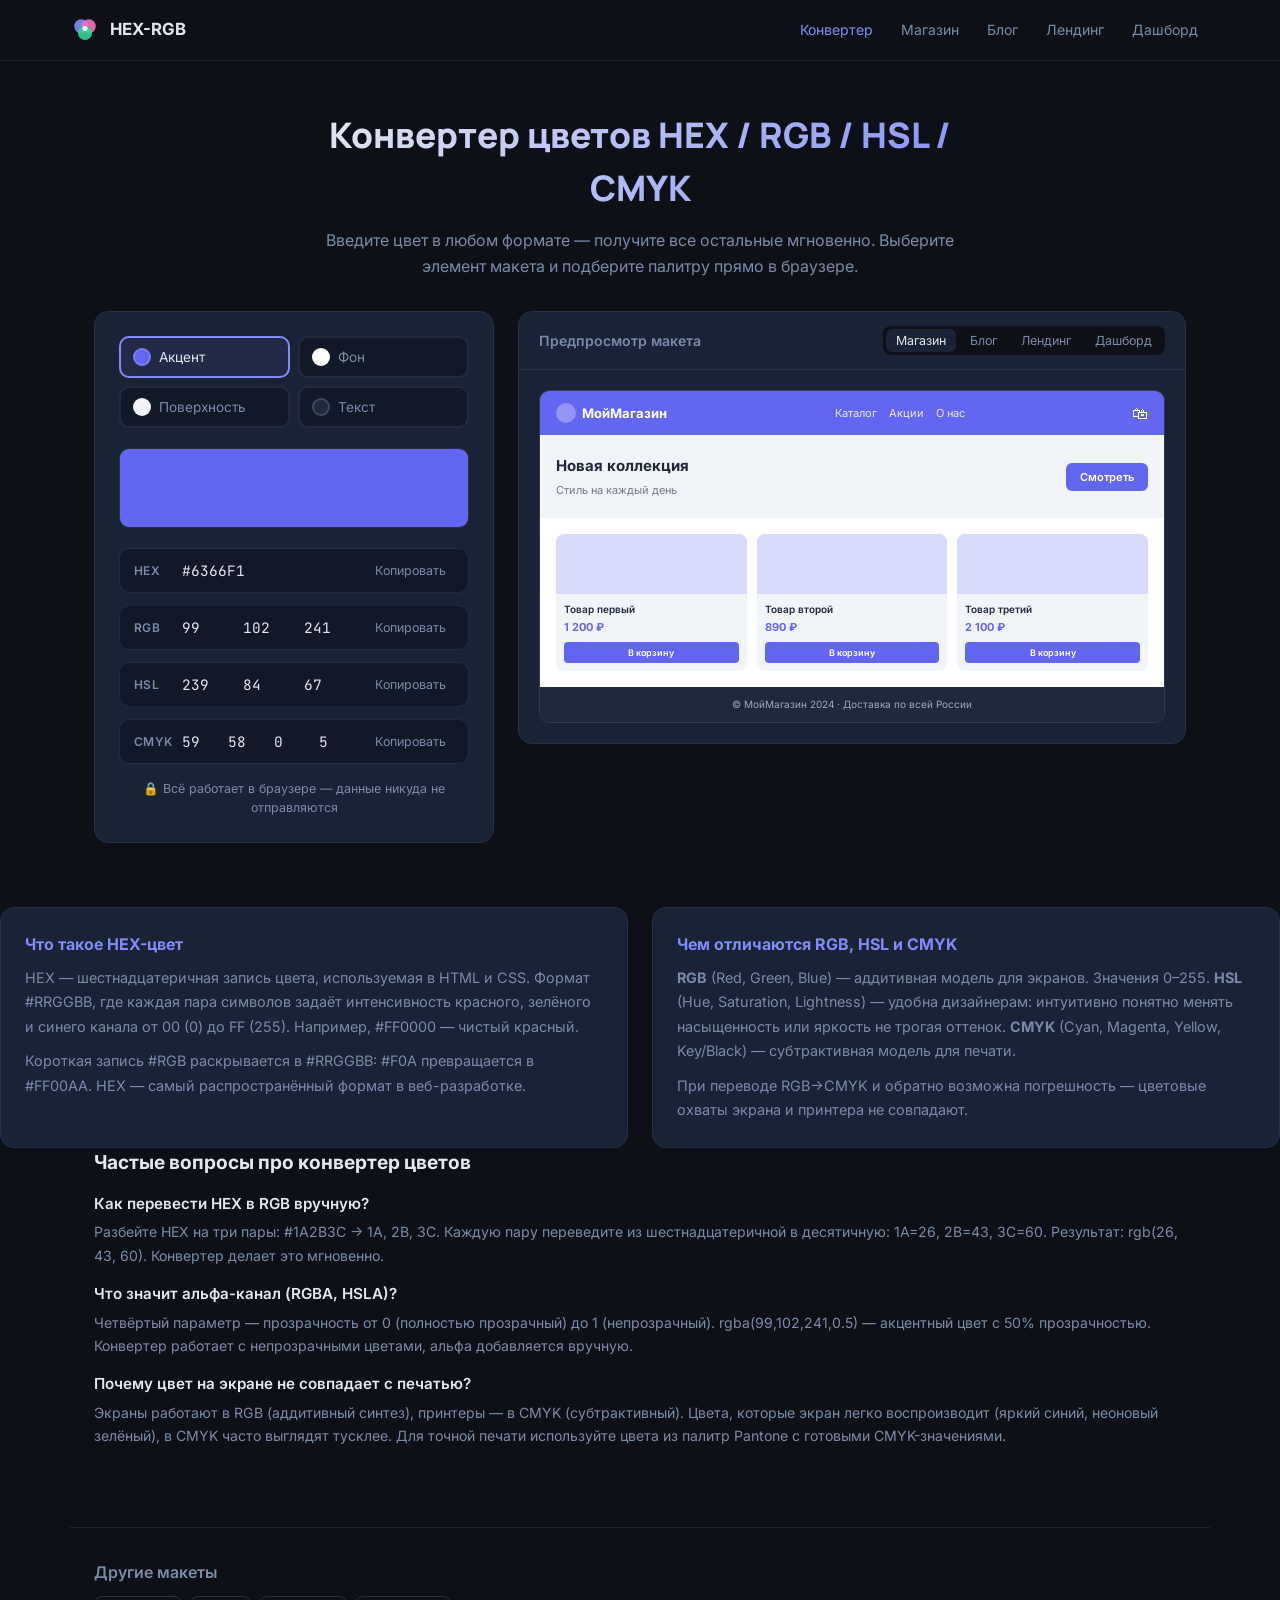
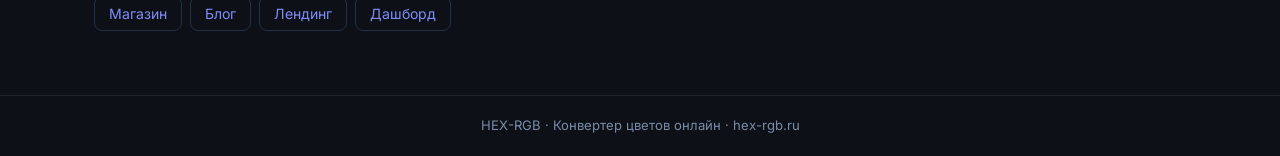
<file: index.html>
<!doctype html>
<html lang="ru">
<head>
<meta charset="UTF-8">
<meta name="viewport" content="width=device-width, initial-scale=1.0">
<title>Конвертер цветов HEX RGB HSL CMYK онлайн — hex-rgb.ru</title>
<meta name="description" content="Бесплатный конвертер цветов: переводите HEX в RGB, HSL и CMYK онлайн. Живой макет показывает как цвет выглядит на реальном сайте.">
<link rel="canonical" href="https://hex-rgb.ru/">
<meta property="og:type" content="website">
<meta property="og:title" content="Конвертер цветов HEX RGB HSL CMYK онлайн — hex-rgb.ru">
<meta property="og:description" content="Бесплатный конвертер цветов: переводите HEX в RGB, HSL и CMYK онлайн. Живой макет показывает как цвет выглядит на реальном сайте.">
<meta property="og:url" content="https://hex-rgb.ru/">
<link rel="icon" type="image/svg+xml" href="./favicon.svg">
<link rel="preconnect" href="https://fonts.googleapis.com">
<link rel="preconnect" href="https://fonts.gstatic.com" crossorigin>
<link href="https://fonts.googleapis.com/css2?family=Inter:wght@400;500;600;700&family=JetBrains+Mono:wght@500&family=Manrope:wght@700;800&display=swap" rel="stylesheet">
<link rel="stylesheet" href="./assets/style.css">
<script>
window.PAGE_CONFIG = {mockupType: "shop", defaultColors: {"accent": "#6366f1", "bg": "#ffffff", "surface": "#f1f5f9", "text": "#1e293b"}};
</script>
</head>
<body>
<script type="text/javascript">
    (function(m,e,t,r,i,k,a){
        m[i]=m[i]||function(){(m[i].a=m[i].a||[]).push(arguments)};
        m[i].l=1*new Date();
        for (var j = 0; j < document.scripts.length; j++) {if (document.scripts[j].src === r) { return; }}
        k=e.createElement(t),a=e.getElementsByTagName(t)[0],k.async=1,k.src=r,a.parentNode.insertBefore(k,a)
    })(window, document,'script','https://mc.yandex.ru/metrika/tag.js?id=111964818', 'ym');

    ym(111964818, 'init', {ssr:true, webvisor:true, clickmap:true, ecommerce:"dataLayer", referrer: document.referrer, url: location.href, accurateTrackBounce:true, trackLinks:true});
</script>
<noscript><div><img src="https://mc.yandex.ru/watch/111964818" style="position:absolute; left:-9999px;" alt="" /></div></noscript>

<header class="site-header">
  <div class="inner">
    <a href="./index.html" class="brand">
      <img src="./favicon.svg" alt="HEX-RGB">
      <span>HEX-RGB</span>
    </a>
    <nav class="site-nav">
      <a href="./index.html" class="active">Конвертер</a>
      <a href="./shablon-magazin.html">Магазин</a>
      <a href="./shablon-blog.html">Блог</a>
      <a href="./shablon-lending.html">Лендинг</a>
      <a href="./shablon-dashboard.html">Дашборд</a>
    </nav>
  </div>
</header>

<div class="hero">
  <h1>Конвертер цветов HEX / RGB / HSL / CMYK</h1>
  <p>Введите цвет в любом формате — получите все остальные мгновенно. Выберите элемент макета и подберите палитру прямо в браузере.</p>
</div>

    <div class="tool-wrap">
      <div class="converter">
        <div class="roles">
          <button class="role-btn active" data-role="accent"><span class="role-dot"></span>Акцент</button>
          <button class="role-btn" data-role="bg"><span class="role-dot"></span>Фон</button>
          <button class="role-btn" data-role="surface"><span class="role-dot"></span>Поверхность</button>
          <button class="role-btn" data-role="text"><span class="role-dot"></span>Текст</button>
        </div>

        <div class="swatch-wrap">
          <div class="swatch">
            <div class="swatch-checkers"></div>
            <div class="swatch-color"></div>
          </div>
        </div>

        <div class="formats">
          <div class="fmt-row">
            <span class="fmt-label">HEX</span>
            <div class="fmt-inputs"><input id="inp-hex" type="text" placeholder="#6366F1" maxlength="7"></div>
            <button class="copy-btn" id="copy-hex">Копировать</button>
          </div>
          <div class="fmt-row">
            <span class="fmt-label">RGB</span>
            <div class="fmt-inputs">
              <input id="inp-r" type="number" min="0" max="255" placeholder="R">
              <input id="inp-g" type="number" min="0" max="255" placeholder="G">
              <input id="inp-b" type="number" min="0" max="255" placeholder="B">
            </div>
            <button class="copy-btn" id="copy-rgb">Копировать</button>
          </div>
          <div class="fmt-row">
            <span class="fmt-label">HSL</span>
            <div class="fmt-inputs">
              <input id="inp-h" type="number" min="0" max="360" placeholder="H">
              <input id="inp-s" type="number" min="0" max="100" placeholder="S%">
              <input id="inp-l" type="number" min="0" max="100" placeholder="L%">
            </div>
            <button class="copy-btn" id="copy-hsl">Копировать</button>
          </div>
          <div class="fmt-row">
            <span class="fmt-label">CMYK</span>
            <div class="fmt-inputs">
              <input id="inp-c" type="number" min="0" max="100" placeholder="C%">
              <input id="inp-m" type="number" min="0" max="100" placeholder="M%">
              <input id="inp-y" type="number" min="0" max="100" placeholder="Y%">
              <input id="inp-k" type="number" min="0" max="100" placeholder="K%">
            </div>
            <button class="copy-btn" id="copy-cmyk">Копировать</button>
          </div>
        </div>
        <p class="privacy">🔒 Всё работает в браузере — данные никуда не отправляются</p>
      </div>

      <div class="mockup-panel">
        <div class="mockup-header">
          <span class="mockup-title">Предпросмотр макета</span>
          <div class="mockup-tabs">
            <button class="mock-tab active" data-mock="shop">Магазин</button>
            <button class="mock-tab " data-mock="blog">Блог</button>
            <button class="mock-tab " data-mock="landing">Лендинг</button>
            <button class="mock-tab " data-mock="dashboard">Дашборд</button>
          </div>
        </div>
        <div class="mockup-body">
          <div class="mockup"></div>
        </div>
      </div>
    </div>

<div class="article-grid">
  <div class="article-card">
    <h2>Что такое HEX-цвет</h2>
    <p>HEX — шестнадцатеричная запись цвета, используемая в HTML и CSS. Формат #RRGGBB,
    где каждая пара символов задаёт интенсивность красного, зелёного и синего канала
    от 00 (0) до FF (255). Например, #FF0000 — чистый красный.</p>
    <p>Короткая запись #RGB раскрывается в #RRGGBB: #F0A превращается в #FF00AA.
    HEX — самый распространённый формат в веб-разработке.</p>
  </div>
  <div class="article-card">
    <h2>Чем отличаются RGB, HSL и CMYK</h2>
    <p><strong>RGB</strong> (Red, Green, Blue) — аддитивная модель для экранов. Значения 0–255.
    <strong>HSL</strong> (Hue, Saturation, Lightness) — удобна дизайнерам: интуитивно
    понятно менять насыщенность или яркость не трогая оттенок.
    <strong>CMYK</strong> (Cyan, Magenta, Yellow, Key/Black) — субтрактивная модель для печати.</p>
    <p>При переводе RGB→CMYK и обратно возможна погрешность — цветовые охваты экрана
    и принтера не совпадают.</p>
  </div>
</div>

<div class="faq-wrap">
  <h2>Частые вопросы про конвертер цветов</h2>
  <div class="faq-item"><h3>Как перевести HEX в RGB вручную?</h3>
  <p>Разбейте HEX на три пары: #1A2B3C → 1A, 2B, 3C. Каждую пару переведите из шестнадцатеричной в десятичную: 1A=26, 2B=43, 3C=60. Результат: rgb(26, 43, 60). Конвертер делает это мгновенно.</p></div>
  <div class="faq-item"><h3>Что значит альфа-канал (RGBA, HSLA)?</h3>
  <p>Четвёртый параметр — прозрачность от 0 (полностью прозрачный) до 1 (непрозрачный). rgba(99,102,241,0.5) — акцентный цвет с 50% прозрачностью. Конвертер работает с непрозрачными цветами, альфа добавляется вручную.</p></div>
  <div class="faq-item"><h3>Почему цвет на экране не совпадает с печатью?</h3>
  <p>Экраны работают в RGB (аддитивный синтез), принтеры — в CMYK (субтрактивный). Цвета, которые экран легко воспроизводит (яркий синий, неоновый зелёный), в CMYK часто выглядят тусклее. Для точной печати используйте цвета из палитр Pantone с готовыми CMYK-значениями.</p></div>
</div>

<div class="related-wrap">
  <h2>Другие макеты</h2>
  <div class="related-links">
    <a href="./shablon-magazin.html">Магазин</a>
    <a href="./shablon-blog.html">Блог</a>
    <a href="./shablon-lending.html">Лендинг</a>
    <a href="./shablon-dashboard.html">Дашборд</a>
  </div>
</div>

<footer class="site-footer">
  HEX-RGB · Конвертер цветов онлайн · hex-rgb.ru
</footer>

<script src="./assets/tool.js"></script>
</body>
</html>
</file>
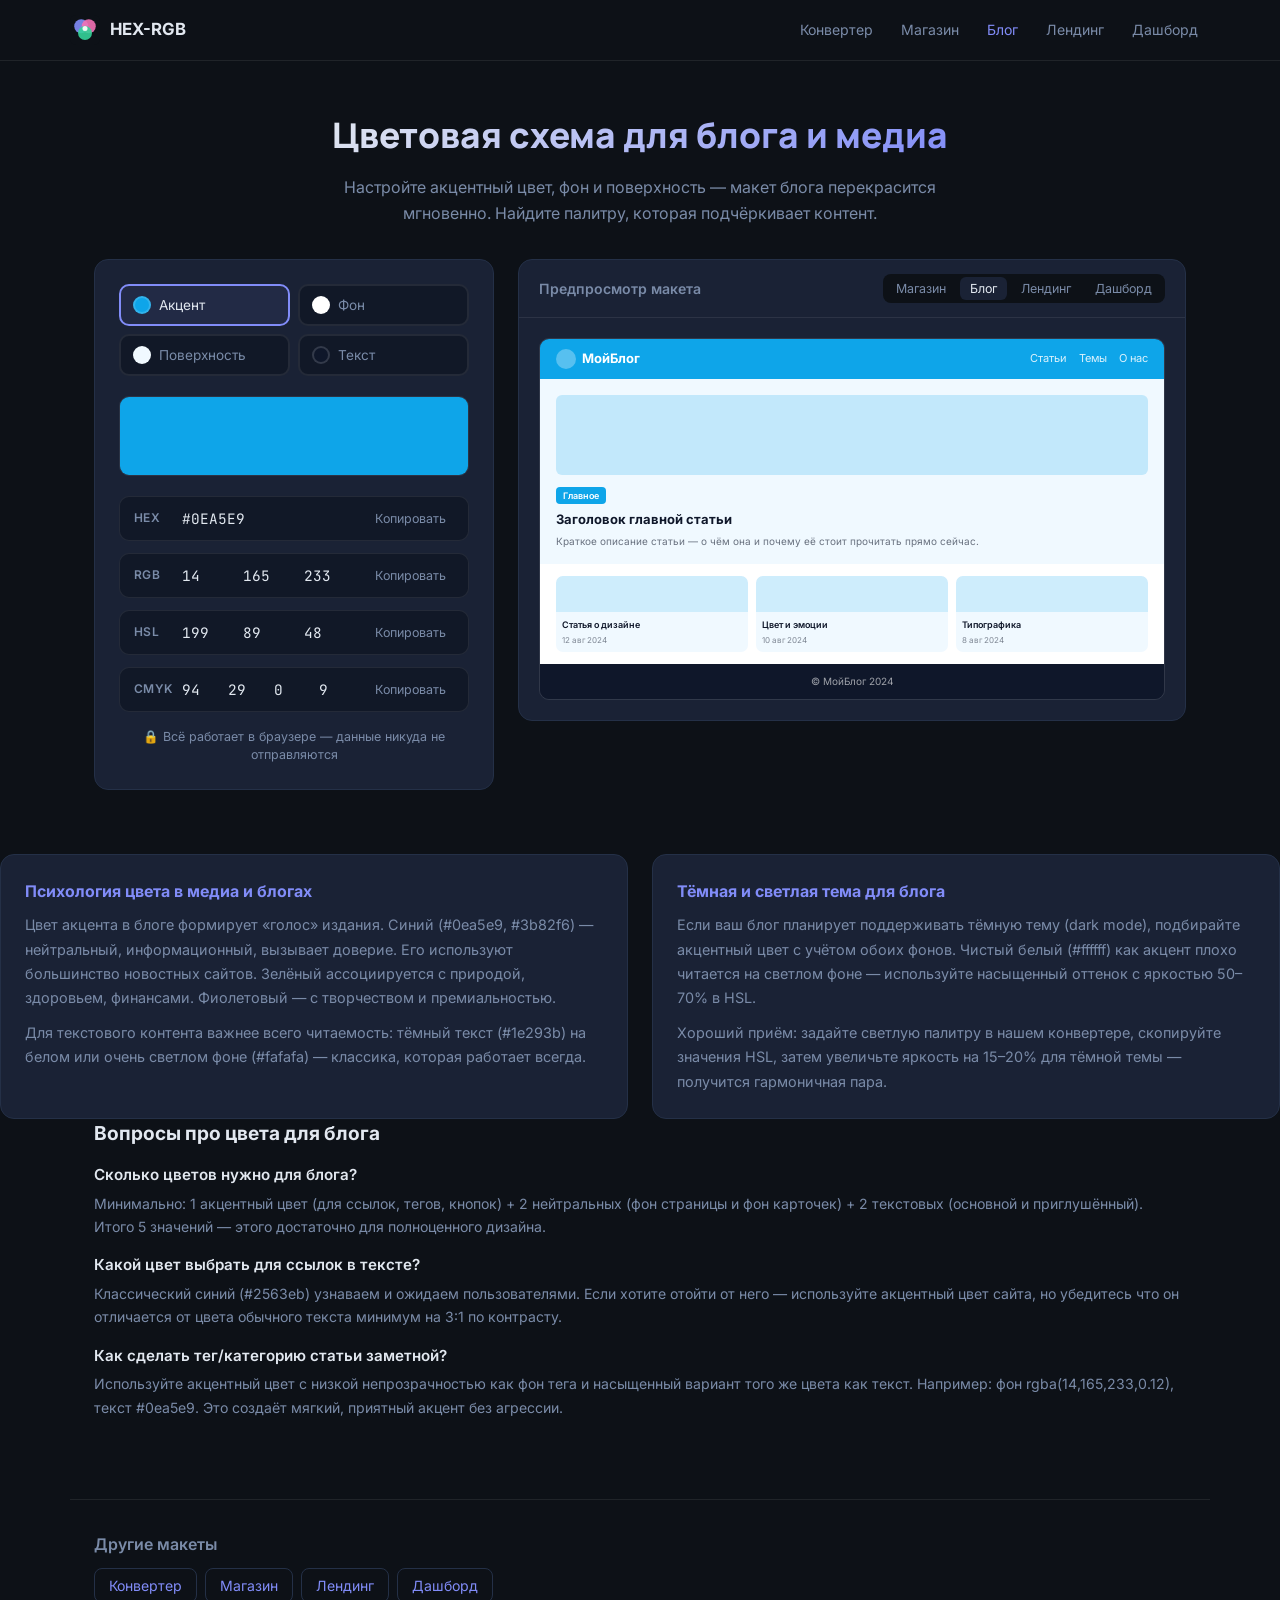
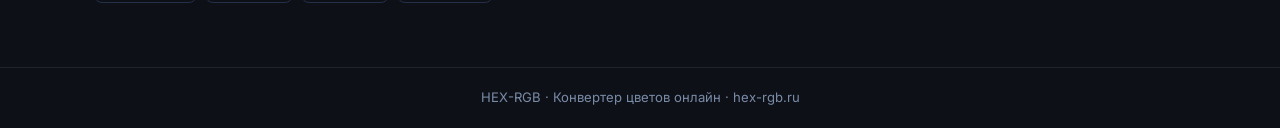
<file: shablon-blog.html>
<!doctype html>
<html lang="ru">
<head>
<meta charset="UTF-8">
<meta name="viewport" content="width=device-width, initial-scale=1.0">
<title>Цветовая схема для блога и медиа — подбор палитры онлайн | hex-rgb.ru</title>
<meta name="description" content="Подберите цвета для блога, медиа или новостного сайта. Живой макет с карточками статей покажет как выглядит ваша палитра.">
<link rel="canonical" href="https://hex-rgb.ru/shablon-blog.html">
<meta property="og:type" content="website">
<meta property="og:title" content="Цветовая схема для блога и медиа — подбор палитры онлайн | hex-rgb.ru">
<meta property="og:description" content="Подберите цвета для блога, медиа или новостного сайта. Живой макет с карточками статей покажет как выглядит ваша палитра.">
<meta property="og:url" content="https://hex-rgb.ru/shablon-blog.html">
<link rel="icon" type="image/svg+xml" href="./favicon.svg">
<link rel="preconnect" href="https://fonts.googleapis.com">
<link rel="preconnect" href="https://fonts.gstatic.com" crossorigin>
<link href="https://fonts.googleapis.com/css2?family=Inter:wght@400;500;600;700&family=JetBrains+Mono:wght@500&family=Manrope:wght@700;800&display=swap" rel="stylesheet">
<link rel="stylesheet" href="./assets/style.css">
<script>
window.PAGE_CONFIG = {mockupType: "blog", defaultColors: {"accent": "#0ea5e9", "bg": "#ffffff", "surface": "#f0f9ff", "text": "#0f172a"}};
</script>
</head>
<body>
<script type="text/javascript">
    (function(m,e,t,r,i,k,a){
        m[i]=m[i]||function(){(m[i].a=m[i].a||[]).push(arguments)};
        m[i].l=1*new Date();
        for (var j = 0; j < document.scripts.length; j++) {if (document.scripts[j].src === r) { return; }}
        k=e.createElement(t),a=e.getElementsByTagName(t)[0],k.async=1,k.src=r,a.parentNode.insertBefore(k,a)
    })(window, document,'script','https://mc.yandex.ru/metrika/tag.js?id=111964818', 'ym');

    ym(111964818, 'init', {ssr:true, webvisor:true, clickmap:true, ecommerce:"dataLayer", referrer: document.referrer, url: location.href, accurateTrackBounce:true, trackLinks:true});
</script>
<noscript><div><img src="https://mc.yandex.ru/watch/111964818" style="position:absolute; left:-9999px;" alt="" /></div></noscript>

<header class="site-header">
  <div class="inner">
    <a href="./index.html" class="brand">
      <img src="./favicon.svg" alt="HEX-RGB">
      <span>HEX-RGB</span>
    </a>
    <nav class="site-nav">
      <a href="./index.html">Конвертер</a>
      <a href="./shablon-magazin.html">Магазин</a>
      <a href="./shablon-blog.html" class="active">Блог</a>
      <a href="./shablon-lending.html">Лендинг</a>
      <a href="./shablon-dashboard.html">Дашборд</a>
    </nav>
  </div>
</header>

<div class="hero">
  <h1>Цветовая схема для блога и медиа</h1>
  <p>Настройте акцентный цвет, фон и поверхность — макет блога перекрасится мгновенно. Найдите палитру, которая подчёркивает контент.</p>
</div>

    <div class="tool-wrap">
      <div class="converter">
        <div class="roles">
          <button class="role-btn active" data-role="accent"><span class="role-dot"></span>Акцент</button>
          <button class="role-btn" data-role="bg"><span class="role-dot"></span>Фон</button>
          <button class="role-btn" data-role="surface"><span class="role-dot"></span>Поверхность</button>
          <button class="role-btn" data-role="text"><span class="role-dot"></span>Текст</button>
        </div>

        <div class="swatch-wrap">
          <div class="swatch">
            <div class="swatch-checkers"></div>
            <div class="swatch-color"></div>
          </div>
        </div>

        <div class="formats">
          <div class="fmt-row">
            <span class="fmt-label">HEX</span>
            <div class="fmt-inputs"><input id="inp-hex" type="text" placeholder="#6366F1" maxlength="7"></div>
            <button class="copy-btn" id="copy-hex">Копировать</button>
          </div>
          <div class="fmt-row">
            <span class="fmt-label">RGB</span>
            <div class="fmt-inputs">
              <input id="inp-r" type="number" min="0" max="255" placeholder="R">
              <input id="inp-g" type="number" min="0" max="255" placeholder="G">
              <input id="inp-b" type="number" min="0" max="255" placeholder="B">
            </div>
            <button class="copy-btn" id="copy-rgb">Копировать</button>
          </div>
          <div class="fmt-row">
            <span class="fmt-label">HSL</span>
            <div class="fmt-inputs">
              <input id="inp-h" type="number" min="0" max="360" placeholder="H">
              <input id="inp-s" type="number" min="0" max="100" placeholder="S%">
              <input id="inp-l" type="number" min="0" max="100" placeholder="L%">
            </div>
            <button class="copy-btn" id="copy-hsl">Копировать</button>
          </div>
          <div class="fmt-row">
            <span class="fmt-label">CMYK</span>
            <div class="fmt-inputs">
              <input id="inp-c" type="number" min="0" max="100" placeholder="C%">
              <input id="inp-m" type="number" min="0" max="100" placeholder="M%">
              <input id="inp-y" type="number" min="0" max="100" placeholder="Y%">
              <input id="inp-k" type="number" min="0" max="100" placeholder="K%">
            </div>
            <button class="copy-btn" id="copy-cmyk">Копировать</button>
          </div>
        </div>
        <p class="privacy">🔒 Всё работает в браузере — данные никуда не отправляются</p>
      </div>

      <div class="mockup-panel">
        <div class="mockup-header">
          <span class="mockup-title">Предпросмотр макета</span>
          <div class="mockup-tabs">
            <button class="mock-tab " data-mock="shop">Магазин</button>
            <button class="mock-tab active" data-mock="blog">Блог</button>
            <button class="mock-tab " data-mock="landing">Лендинг</button>
            <button class="mock-tab " data-mock="dashboard">Дашборд</button>
          </div>
        </div>
        <div class="mockup-body">
          <div class="mockup"></div>
        </div>
      </div>
    </div>

<div class="article-grid">
  <div class="article-card">
    <h2>Психология цвета в медиа и блогах</h2>
    <p>Цвет акцента в блоге формирует «голос» издания. Синий (#0ea5e9, #3b82f6) —
    нейтральный, информационный, вызывает доверие. Его используют большинство
    новостных сайтов. Зелёный ассоциируется с природой, здоровьем, финансами.
    Фиолетовый — с творчеством и премиальностью.</p>
    <p>Для текстового контента важнее всего читаемость: тёмный текст (#1e293b)
    на белом или очень светлом фоне (#fafafa) — классика, которая работает всегда.</p>
  </div>
  <div class="article-card">
    <h2>Тёмная и светлая тема для блога</h2>
    <p>Если ваш блог планирует поддерживать тёмную тему (dark mode), подбирайте
    акцентный цвет с учётом обоих фонов. Чистый белый (#ffffff) как акцент плохо
    читается на светлом фоне — используйте насыщенный оттенок с яркостью 50–70%
    в HSL.</p>
    <p>Хороший приём: задайте светлую палитру в нашем конвертере, скопируйте
    значения HSL, затем увеличьте яркость на 15–20% для тёмной темы —
    получится гармоничная пара.</p>
  </div>
</div>

<div class="faq-wrap">
  <h2>Вопросы про цвета для блога</h2>
  <div class="faq-item"><h3>Сколько цветов нужно для блога?</h3>
  <p>Минимально: 1 акцентный цвет (для ссылок, тегов, кнопок) + 2 нейтральных (фон страницы и фон карточек) + 2 текстовых (основной и приглушённый). Итого 5 значений — этого достаточно для полноценного дизайна.</p></div>
  <div class="faq-item"><h3>Какой цвет выбрать для ссылок в тексте?</h3>
  <p>Классический синий (#2563eb) узнаваем и ожидаем пользователями. Если хотите отойти от него — используйте акцентный цвет сайта, но убедитесь что он отличается от цвета обычного текста минимум на 3:1 по контрасту.</p></div>
  <div class="faq-item"><h3>Как сделать тег/категорию статьи заметной?</h3>
  <p>Используйте акцентный цвет с низкой непрозрачностью как фон тега и насыщенный вариант того же цвета как текст. Например: фон rgba(14,165,233,0.12), текст #0ea5e9. Это создаёт мягкий, приятный акцент без агрессии.</p></div>
</div>

<div class="related-wrap">
  <h2>Другие макеты</h2>
  <div class="related-links">
    <a href="./index.html">Конвертер</a>
    <a href="./shablon-magazin.html">Магазин</a>
    <a href="./shablon-lending.html">Лендинг</a>
    <a href="./shablon-dashboard.html">Дашборд</a>
  </div>
</div>

<footer class="site-footer">
  HEX-RGB · Конвертер цветов онлайн · hex-rgb.ru
</footer>

<script src="./assets/tool.js"></script>
</body>
</html>
</file>
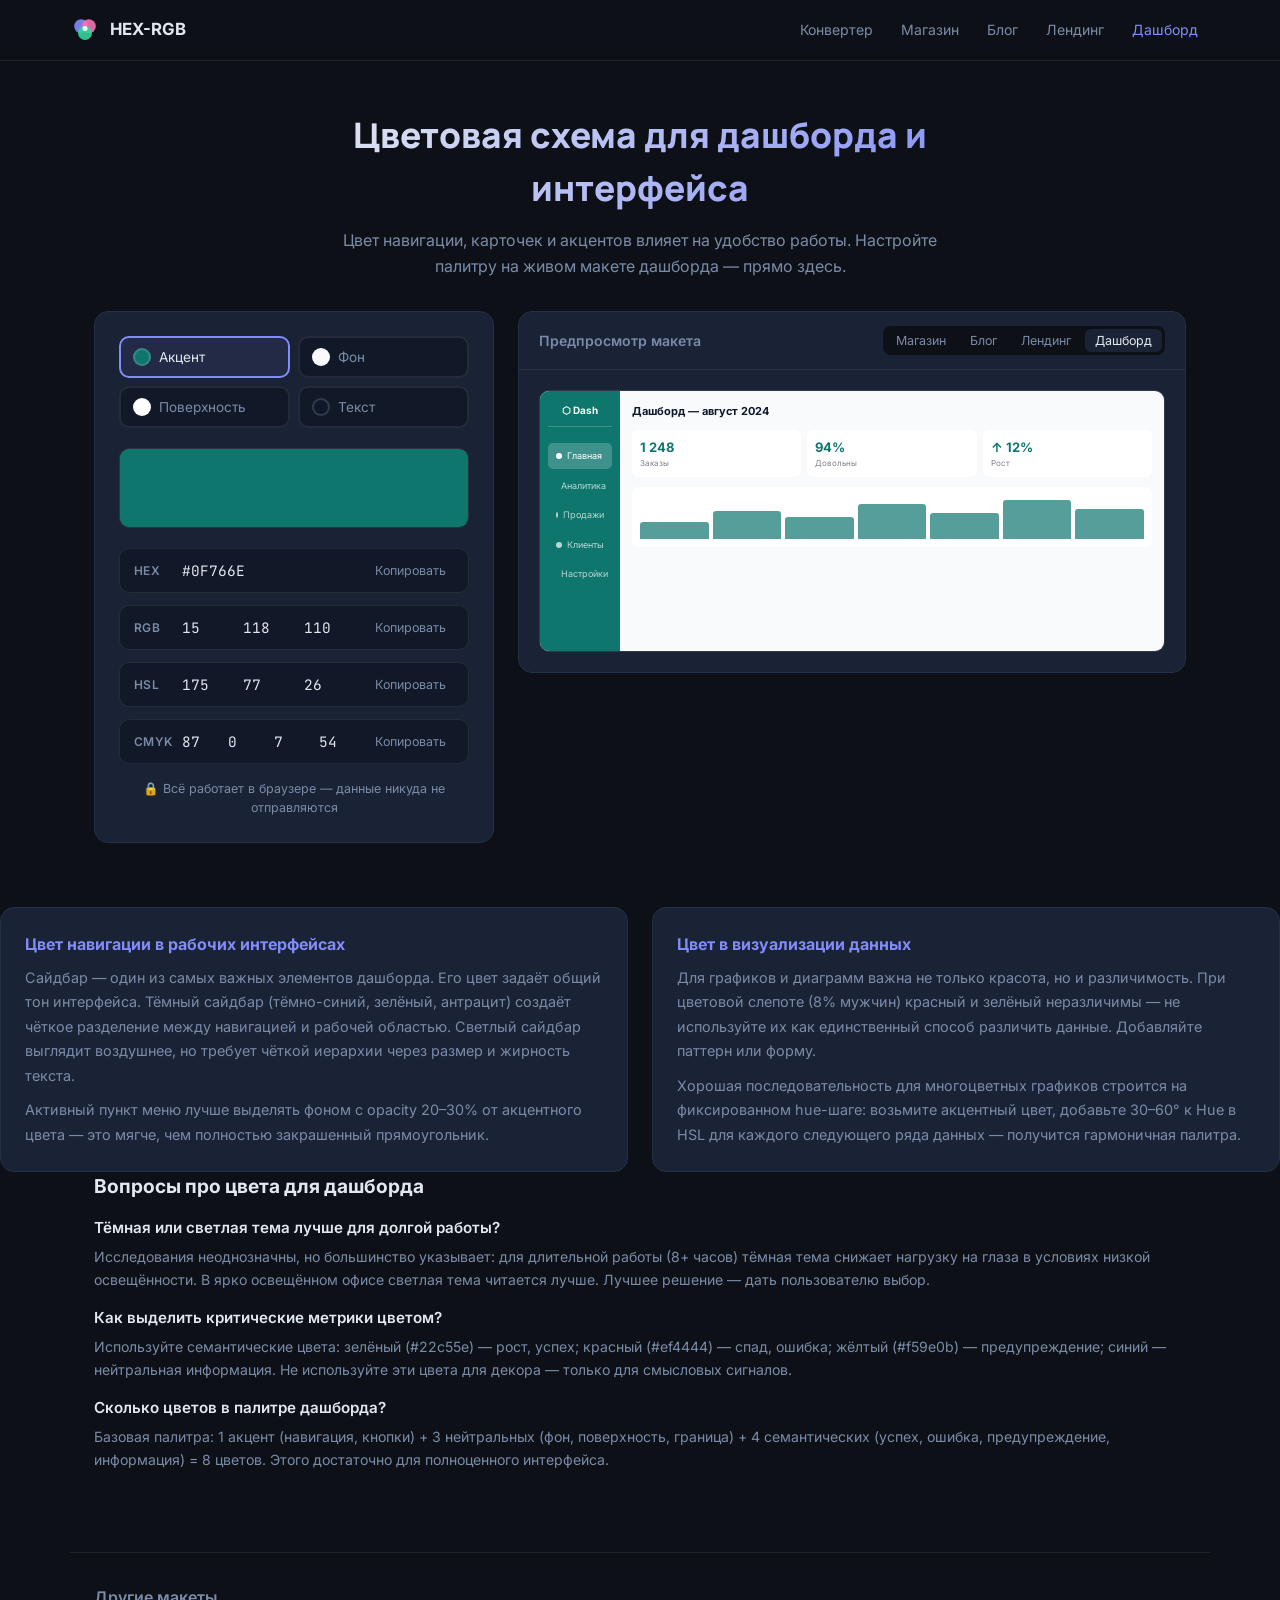
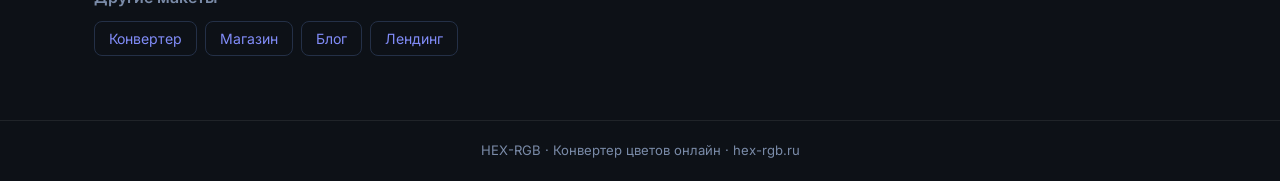
<file: shablon-dashboard.html>
<!doctype html>
<html lang="ru">
<head>
<meta charset="UTF-8">
<meta name="viewport" content="width=device-width, initial-scale=1.0">
<title>Цвета для дашборда и интерфейса — подбор палитры онлайн | hex-rgb.ru</title>
<meta name="description" content="Подберите цвета для дашборда, CRM или SaaS-интерфейса. Макет с сайдбаром, статистикой и графиком обновится в реальном времени.">
<link rel="canonical" href="https://hex-rgb.ru/shablon-dashboard.html">
<meta property="og:type" content="website">
<meta property="og:title" content="Цвета для дашборда и интерфейса — подбор палитры онлайн | hex-rgb.ru">
<meta property="og:description" content="Подберите цвета для дашборда, CRM или SaaS-интерфейса. Макет с сайдбаром, статистикой и графиком обновится в реальном времени.">
<meta property="og:url" content="https://hex-rgb.ru/shablon-dashboard.html">
<link rel="icon" type="image/svg+xml" href="./favicon.svg">
<link rel="preconnect" href="https://fonts.googleapis.com">
<link rel="preconnect" href="https://fonts.gstatic.com" crossorigin>
<link href="https://fonts.googleapis.com/css2?family=Inter:wght@400;500;600;700&family=JetBrains+Mono:wght@500&family=Manrope:wght@700;800&display=swap" rel="stylesheet">
<link rel="stylesheet" href="./assets/style.css">
<script>
window.PAGE_CONFIG = {mockupType: "dashboard", defaultColors: {"accent": "#0f766e", "bg": "#f8fafc", "surface": "#ffffff", "text": "#0f172a"}};
</script>
</head>
<body>
<script type="text/javascript">
    (function(m,e,t,r,i,k,a){
        m[i]=m[i]||function(){(m[i].a=m[i].a||[]).push(arguments)};
        m[i].l=1*new Date();
        for (var j = 0; j < document.scripts.length; j++) {if (document.scripts[j].src === r) { return; }}
        k=e.createElement(t),a=e.getElementsByTagName(t)[0],k.async=1,k.src=r,a.parentNode.insertBefore(k,a)
    })(window, document,'script','https://mc.yandex.ru/metrika/tag.js?id=111964818', 'ym');

    ym(111964818, 'init', {ssr:true, webvisor:true, clickmap:true, ecommerce:"dataLayer", referrer: document.referrer, url: location.href, accurateTrackBounce:true, trackLinks:true});
</script>
<noscript><div><img src="https://mc.yandex.ru/watch/111964818" style="position:absolute; left:-9999px;" alt="" /></div></noscript>

<header class="site-header">
  <div class="inner">
    <a href="./index.html" class="brand">
      <img src="./favicon.svg" alt="HEX-RGB">
      <span>HEX-RGB</span>
    </a>
    <nav class="site-nav">
      <a href="./index.html">Конвертер</a>
      <a href="./shablon-magazin.html">Магазин</a>
      <a href="./shablon-blog.html">Блог</a>
      <a href="./shablon-lending.html">Лендинг</a>
      <a href="./shablon-dashboard.html" class="active">Дашборд</a>
    </nav>
  </div>
</header>

<div class="hero">
  <h1>Цветовая схема для дашборда и интерфейса</h1>
  <p>Цвет навигации, карточек и акцентов влияет на удобство работы. Настройте палитру на живом макете дашборда — прямо здесь.</p>
</div>

    <div class="tool-wrap">
      <div class="converter">
        <div class="roles">
          <button class="role-btn active" data-role="accent"><span class="role-dot"></span>Акцент</button>
          <button class="role-btn" data-role="bg"><span class="role-dot"></span>Фон</button>
          <button class="role-btn" data-role="surface"><span class="role-dot"></span>Поверхность</button>
          <button class="role-btn" data-role="text"><span class="role-dot"></span>Текст</button>
        </div>

        <div class="swatch-wrap">
          <div class="swatch">
            <div class="swatch-checkers"></div>
            <div class="swatch-color"></div>
          </div>
        </div>

        <div class="formats">
          <div class="fmt-row">
            <span class="fmt-label">HEX</span>
            <div class="fmt-inputs"><input id="inp-hex" type="text" placeholder="#6366F1" maxlength="7"></div>
            <button class="copy-btn" id="copy-hex">Копировать</button>
          </div>
          <div class="fmt-row">
            <span class="fmt-label">RGB</span>
            <div class="fmt-inputs">
              <input id="inp-r" type="number" min="0" max="255" placeholder="R">
              <input id="inp-g" type="number" min="0" max="255" placeholder="G">
              <input id="inp-b" type="number" min="0" max="255" placeholder="B">
            </div>
            <button class="copy-btn" id="copy-rgb">Копировать</button>
          </div>
          <div class="fmt-row">
            <span class="fmt-label">HSL</span>
            <div class="fmt-inputs">
              <input id="inp-h" type="number" min="0" max="360" placeholder="H">
              <input id="inp-s" type="number" min="0" max="100" placeholder="S%">
              <input id="inp-l" type="number" min="0" max="100" placeholder="L%">
            </div>
            <button class="copy-btn" id="copy-hsl">Копировать</button>
          </div>
          <div class="fmt-row">
            <span class="fmt-label">CMYK</span>
            <div class="fmt-inputs">
              <input id="inp-c" type="number" min="0" max="100" placeholder="C%">
              <input id="inp-m" type="number" min="0" max="100" placeholder="M%">
              <input id="inp-y" type="number" min="0" max="100" placeholder="Y%">
              <input id="inp-k" type="number" min="0" max="100" placeholder="K%">
            </div>
            <button class="copy-btn" id="copy-cmyk">Копировать</button>
          </div>
        </div>
        <p class="privacy">🔒 Всё работает в браузере — данные никуда не отправляются</p>
      </div>

      <div class="mockup-panel">
        <div class="mockup-header">
          <span class="mockup-title">Предпросмотр макета</span>
          <div class="mockup-tabs">
            <button class="mock-tab " data-mock="shop">Магазин</button>
            <button class="mock-tab " data-mock="blog">Блог</button>
            <button class="mock-tab " data-mock="landing">Лендинг</button>
            <button class="mock-tab active" data-mock="dashboard">Дашборд</button>
          </div>
        </div>
        <div class="mockup-body">
          <div class="mockup"></div>
        </div>
      </div>
    </div>

<div class="article-grid">
  <div class="article-card">
    <h2>Цвет навигации в рабочих интерфейсах</h2>
    <p>Сайдбар — один из самых важных элементов дашборда. Его цвет задаёт
    общий тон интерфейса. Тёмный сайдбар (тёмно-синий, зелёный, антрацит)
    создаёт чёткое разделение между навигацией и рабочей областью.
    Светлый сайдбар выглядит воздушнее, но требует чёткой иерархии
    через размер и жирность текста.</p>
    <p>Активный пункт меню лучше выделять фоном с opacity 20–30%
    от акцентного цвета — это мягче, чем полностью закрашенный прямоугольник.</p>
  </div>
  <div class="article-card">
    <h2>Цвет в визуализации данных</h2>
    <p>Для графиков и диаграмм важна не только красота, но и различимость.
    При цветовой слепоте (8% мужчин) красный и зелёный неразличимы — не используйте
    их как единственный способ различить данные. Добавляйте паттерн или форму.</p>
    <p>Хорошая последовательность для многоцветных графиков строится на фиксированном
    hue-шаге: возьмите акцентный цвет, добавьте 30–60° к Hue в HSL для каждого
    следующего ряда данных — получится гармоничная палитра.</p>
  </div>
</div>

<div class="faq-wrap">
  <h2>Вопросы про цвета для дашборда</h2>
  <div class="faq-item"><h3>Тёмная или светлая тема лучше для долгой работы?</h3>
  <p>Исследования неоднозначны, но большинство указывает: для длительной работы (8+ часов) тёмная тема снижает нагрузку на глаза в условиях низкой освещённости. В ярко освещённом офисе светлая тема читается лучше. Лучшее решение — дать пользователю выбор.</p></div>
  <div class="faq-item"><h3>Как выделить критические метрики цветом?</h3>
  <p>Используйте семантические цвета: зелёный (#22c55e) — рост, успех; красный (#ef4444) — спад, ошибка; жёлтый (#f59e0b) — предупреждение; синий — нейтральная информация. Не используйте эти цвета для декора — только для смысловых сигналов.</p></div>
  <div class="faq-item"><h3>Сколько цветов в палитре дашборда?</h3>
  <p>Базовая палитра: 1 акцент (навигация, кнопки) + 3 нейтральных (фон, поверхность, граница) + 4 семантических (успех, ошибка, предупреждение, информация) = 8 цветов. Этого достаточно для полноценного интерфейса.</p></div>
</div>

<div class="related-wrap">
  <h2>Другие макеты</h2>
  <div class="related-links">
    <a href="./index.html">Конвертер</a>
    <a href="./shablon-magazin.html">Магазин</a>
    <a href="./shablon-blog.html">Блог</a>
    <a href="./shablon-lending.html">Лендинг</a>
  </div>
</div>

<footer class="site-footer">
  HEX-RGB · Конвертер цветов онлайн · hex-rgb.ru
</footer>

<script src="./assets/tool.js"></script>
</body>
</html>
</file>
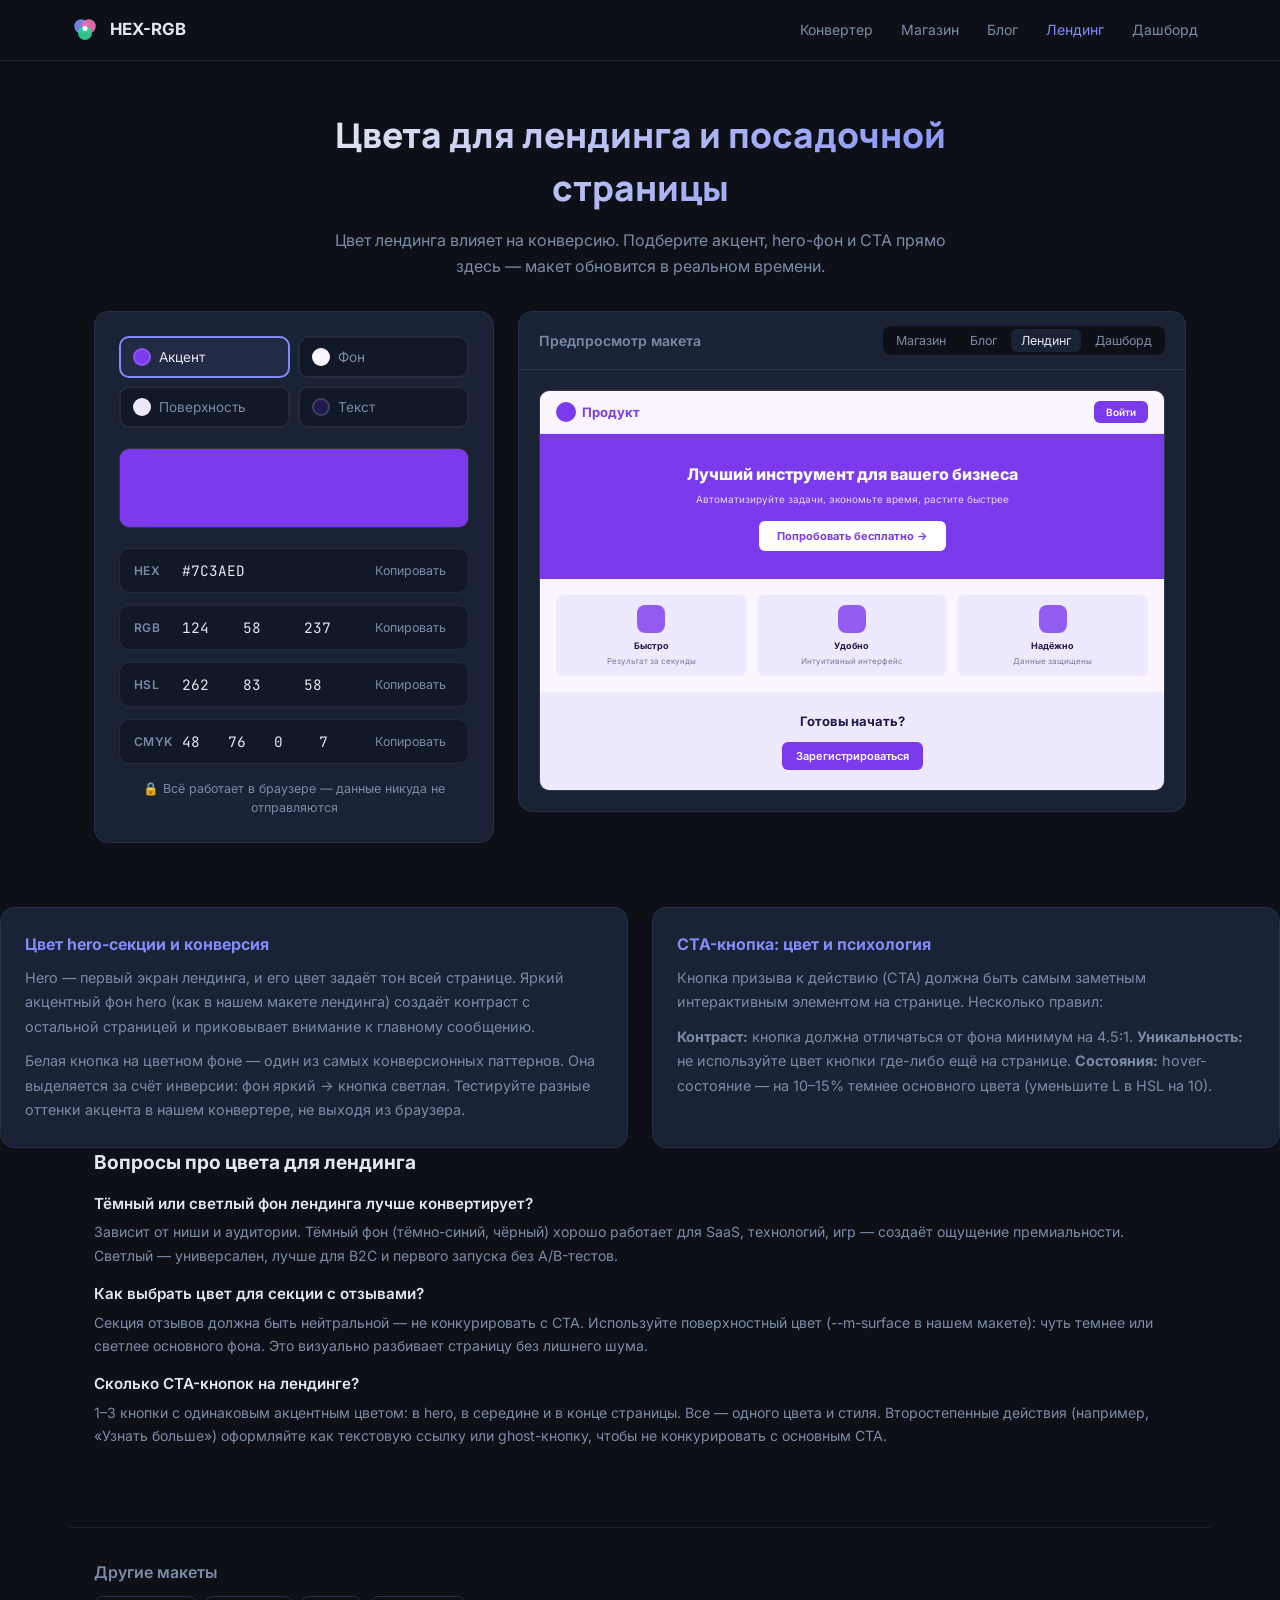
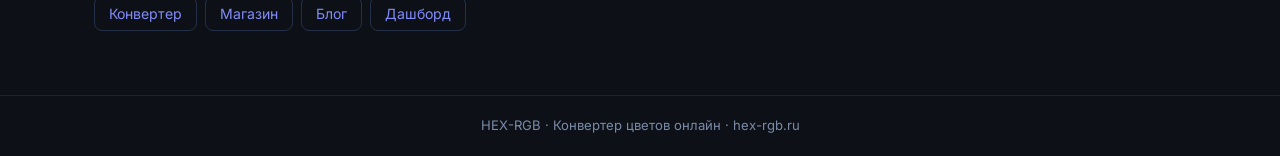
<file: shablon-lending.html>
<!doctype html>
<html lang="ru">
<head>
<meta charset="UTF-8">
<meta name="viewport" content="width=device-width, initial-scale=1.0">
<title>Палитра для лендинга и посадочной страницы — подбор цветов | hex-rgb.ru</title>
<meta name="description" content="Подберите цветовую схему для лендинга: акцент, hero-секция, CTA-кнопки. Живой макет покажет результат сразу.">
<link rel="canonical" href="https://hex-rgb.ru/shablon-lending.html">
<meta property="og:type" content="website">
<meta property="og:title" content="Палитра для лендинга и посадочной страницы — подбор цветов | hex-rgb.ru">
<meta property="og:description" content="Подберите цветовую схему для лендинга: акцент, hero-секция, CTA-кнопки. Живой макет покажет результат сразу.">
<meta property="og:url" content="https://hex-rgb.ru/shablon-lending.html">
<link rel="icon" type="image/svg+xml" href="./favicon.svg">
<link rel="preconnect" href="https://fonts.googleapis.com">
<link rel="preconnect" href="https://fonts.gstatic.com" crossorigin>
<link href="https://fonts.googleapis.com/css2?family=Inter:wght@400;500;600;700&family=JetBrains+Mono:wght@500&family=Manrope:wght@700;800&display=swap" rel="stylesheet">
<link rel="stylesheet" href="./assets/style.css">
<script>
window.PAGE_CONFIG = {mockupType: "landing", defaultColors: {"accent": "#7c3aed", "bg": "#faf5ff", "surface": "#ede9fe", "text": "#1e1b4b"}};
</script>
</head>
<body>
<script type="text/javascript">
    (function(m,e,t,r,i,k,a){
        m[i]=m[i]||function(){(m[i].a=m[i].a||[]).push(arguments)};
        m[i].l=1*new Date();
        for (var j = 0; j < document.scripts.length; j++) {if (document.scripts[j].src === r) { return; }}
        k=e.createElement(t),a=e.getElementsByTagName(t)[0],k.async=1,k.src=r,a.parentNode.insertBefore(k,a)
    })(window, document,'script','https://mc.yandex.ru/metrika/tag.js?id=111964818', 'ym');

    ym(111964818, 'init', {ssr:true, webvisor:true, clickmap:true, ecommerce:"dataLayer", referrer: document.referrer, url: location.href, accurateTrackBounce:true, trackLinks:true});
</script>
<noscript><div><img src="https://mc.yandex.ru/watch/111964818" style="position:absolute; left:-9999px;" alt="" /></div></noscript>

<header class="site-header">
  <div class="inner">
    <a href="./index.html" class="brand">
      <img src="./favicon.svg" alt="HEX-RGB">
      <span>HEX-RGB</span>
    </a>
    <nav class="site-nav">
      <a href="./index.html">Конвертер</a>
      <a href="./shablon-magazin.html">Магазин</a>
      <a href="./shablon-blog.html">Блог</a>
      <a href="./shablon-lending.html" class="active">Лендинг</a>
      <a href="./shablon-dashboard.html">Дашборд</a>
    </nav>
  </div>
</header>

<div class="hero">
  <h1>Цвета для лендинга и посадочной страницы</h1>
  <p>Цвет лендинга влияет на конверсию. Подберите акцент, hero-фон и CTA прямо здесь — макет обновится в реальном времени.</p>
</div>

    <div class="tool-wrap">
      <div class="converter">
        <div class="roles">
          <button class="role-btn active" data-role="accent"><span class="role-dot"></span>Акцент</button>
          <button class="role-btn" data-role="bg"><span class="role-dot"></span>Фон</button>
          <button class="role-btn" data-role="surface"><span class="role-dot"></span>Поверхность</button>
          <button class="role-btn" data-role="text"><span class="role-dot"></span>Текст</button>
        </div>

        <div class="swatch-wrap">
          <div class="swatch">
            <div class="swatch-checkers"></div>
            <div class="swatch-color"></div>
          </div>
        </div>

        <div class="formats">
          <div class="fmt-row">
            <span class="fmt-label">HEX</span>
            <div class="fmt-inputs"><input id="inp-hex" type="text" placeholder="#6366F1" maxlength="7"></div>
            <button class="copy-btn" id="copy-hex">Копировать</button>
          </div>
          <div class="fmt-row">
            <span class="fmt-label">RGB</span>
            <div class="fmt-inputs">
              <input id="inp-r" type="number" min="0" max="255" placeholder="R">
              <input id="inp-g" type="number" min="0" max="255" placeholder="G">
              <input id="inp-b" type="number" min="0" max="255" placeholder="B">
            </div>
            <button class="copy-btn" id="copy-rgb">Копировать</button>
          </div>
          <div class="fmt-row">
            <span class="fmt-label">HSL</span>
            <div class="fmt-inputs">
              <input id="inp-h" type="number" min="0" max="360" placeholder="H">
              <input id="inp-s" type="number" min="0" max="100" placeholder="S%">
              <input id="inp-l" type="number" min="0" max="100" placeholder="L%">
            </div>
            <button class="copy-btn" id="copy-hsl">Копировать</button>
          </div>
          <div class="fmt-row">
            <span class="fmt-label">CMYK</span>
            <div class="fmt-inputs">
              <input id="inp-c" type="number" min="0" max="100" placeholder="C%">
              <input id="inp-m" type="number" min="0" max="100" placeholder="M%">
              <input id="inp-y" type="number" min="0" max="100" placeholder="Y%">
              <input id="inp-k" type="number" min="0" max="100" placeholder="K%">
            </div>
            <button class="copy-btn" id="copy-cmyk">Копировать</button>
          </div>
        </div>
        <p class="privacy">🔒 Всё работает в браузере — данные никуда не отправляются</p>
      </div>
      <div class="mockup-panel">
        <div class="mockup-header">
          <span class="mockup-title">Предпросмотр макета</span>
          <div class="mockup-tabs">
            <button class="mock-tab " data-mock="shop">Магазин</button>
            <button class="mock-tab " data-mock="blog">Блог</button>
            <button class="mock-tab active" data-mock="landing">Лендинг</button>
            <button class="mock-tab " data-mock="dashboard">Дашборд</button>
          </div>
        </div>
        <div class="mockup-body">
          <div class="mockup"></div>
        </div>
      </div>
    </div>

<div class="article-grid">
  <div class="article-card">
    <h2>Цвет hero-секции и конверсия</h2>
    <p>Hero — первый экран лендинга, и его цвет задаёт тон всей странице.
    Яркий акцентный фон hero (как в нашем макете лендинга) создаёт контраст
    с остальной страницей и приковывает внимание к главному сообщению.</p>
    <p>Белая кнопка на цветном фоне — один из самых конверсионных паттернов.
    Она выделяется за счёт инверсии: фон яркий → кнопка светлая. Тестируйте
    разные оттенки акцента в нашем конвертере, не выходя из браузера.</p>
  </div>
  <div class="article-card">
    <h2>CTA-кнопка: цвет и психология</h2>
    <p>Кнопка призыва к действию (CTA) должна быть самым заметным интерактивным
    элементом на странице. Несколько правил:</p>
    <p><strong>Контраст:</strong> кнопка должна отличаться от фона минимум на 4.5:1.
    <strong>Уникальность:</strong> не используйте цвет кнопки где-либо ещё на странице.
    <strong>Состояния:</strong> hover-состояние — на 10–15% темнее основного цвета
    (уменьшите L в HSL на 10).</p>
  </div>
</div>

<div class="faq-wrap">
  <h2>Вопросы про цвета для лендинга</h2>
  <div class="faq-item"><h3>Тёмный или светлый фон лендинга лучше конвертирует?</h3>
  <p>Зависит от ниши и аудитории. Тёмный фон (тёмно-синий, чёрный) хорошо работает для SaaS, технологий, игр — создаёт ощущение премиальности. Светлый — универсален, лучше для B2C и первого запуска без A/B-тестов.</p></div>
  <div class="faq-item"><h3>Как выбрать цвет для секции с отзывами?</h3>
  <p>Секция отзывов должна быть нейтральной — не конкурировать с CTA. Используйте поверхностный цвет (--m-surface в нашем макете): чуть темнее или светлее основного фона. Это визуально разбивает страницу без лишнего шума.</p></div>
  <div class="faq-item"><h3>Сколько CTA-кнопок на лендинге?</h3>
  <p>1–3 кнопки с одинаковым акцентным цветом: в hero, в середине и в конце страницы. Все — одного цвета и стиля. Второстепенные действия (например, «Узнать больше») оформляйте как текстовую ссылку или ghost-кнопку, чтобы не конкурировать с основным CTA.</p></div>
</div>

<div class="related-wrap">
  <h2>Другие макеты</h2>
  <div class="related-links">
    <a href="./index.html">Конвертер</a>
    <a href="./shablon-magazin.html">Магазин</a>
    <a href="./shablon-blog.html">Блог</a>
    <a href="./shablon-dashboard.html">Дашборд</a>
  </div>
</div>

<footer class="site-footer">
  HEX-RGB · Конвертер цветов онлайн · hex-rgb.ru
</footer>

<script src="./assets/tool.js"></script>
</body>
</html>
</file>
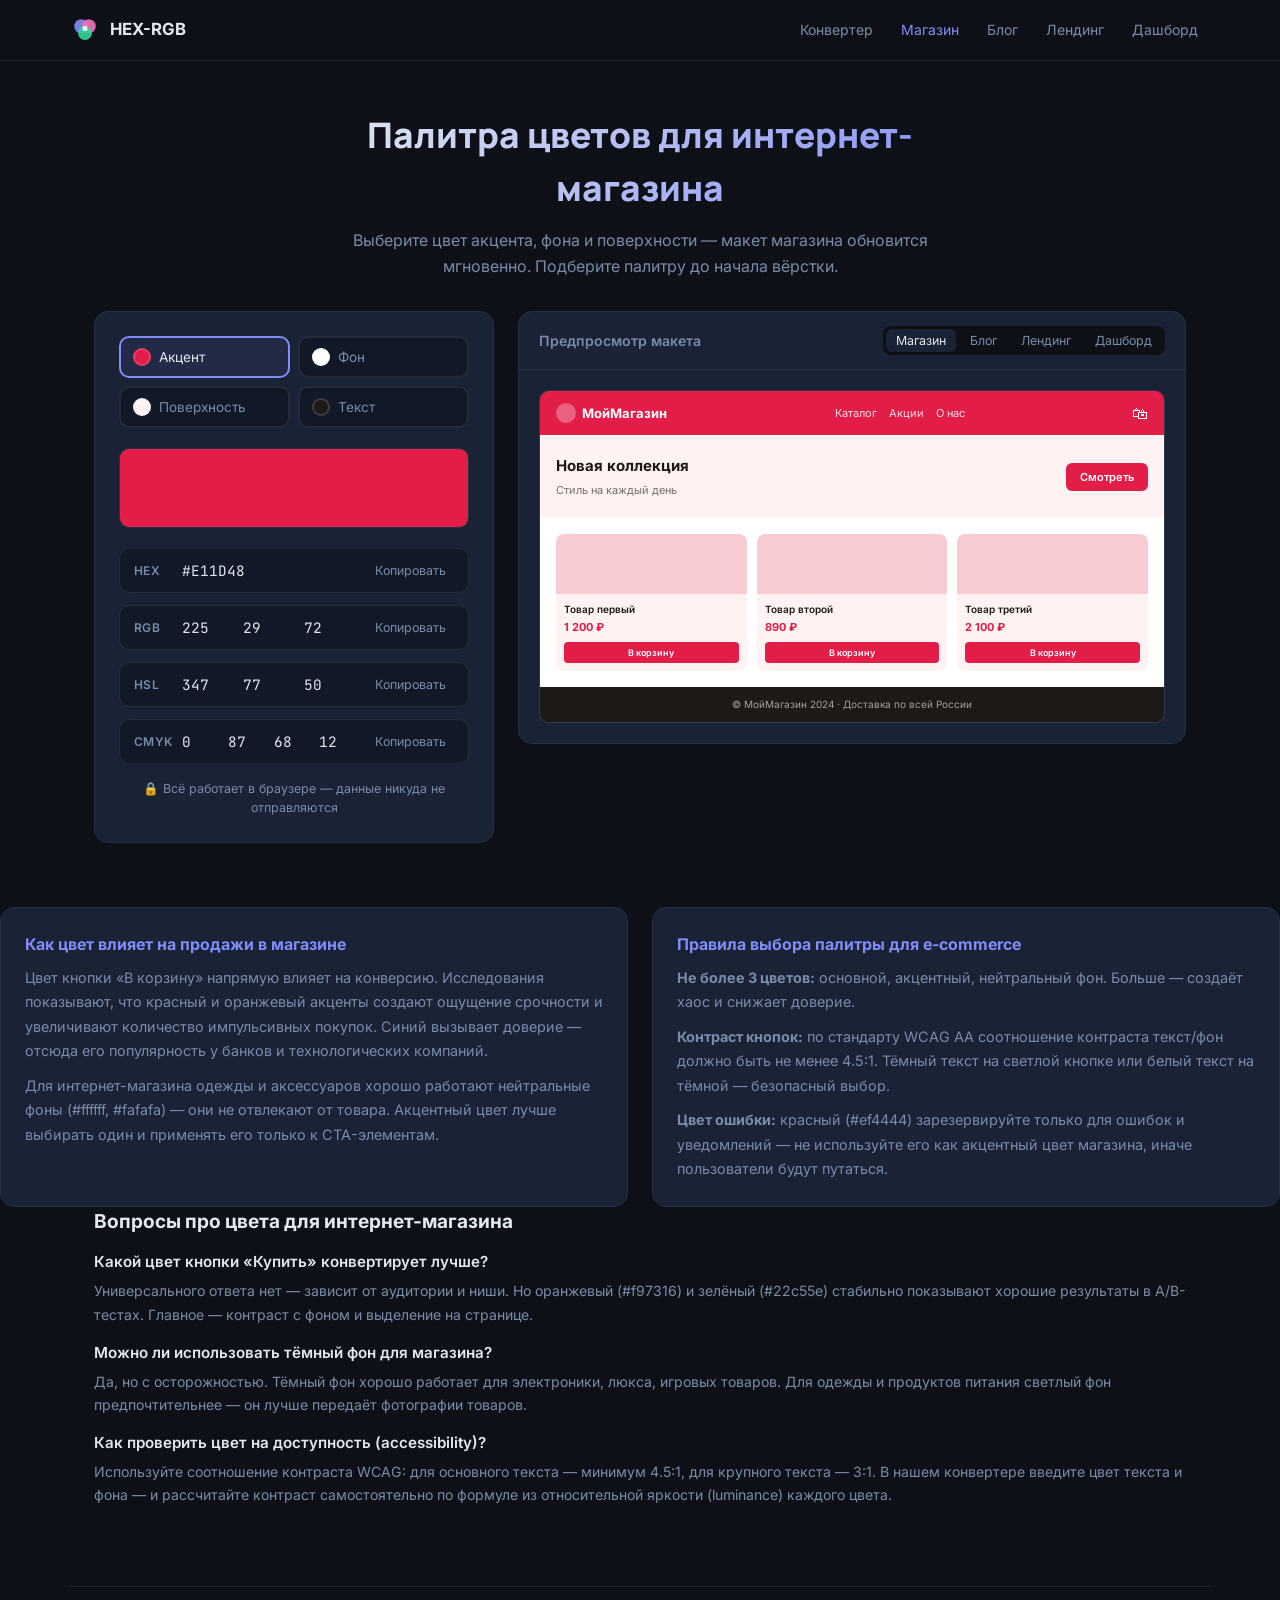
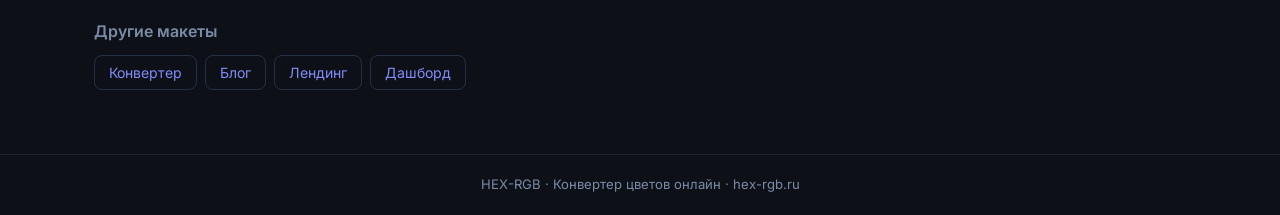
<file: shablon-magazin.html>
<!doctype html>
<html lang="ru">
  <head>
    <meta charset="UTF-8" />
    <meta name="viewport" content="width=device-width, initial-scale=1.0" />
    <title>
      Палитра цветов для интернет-магазина — подбор онлайн | hex-rgb.ru
    </title>
    <meta
      name="description"
      content="Подберите цвета для интернет-магазина: акцент, фон, карточки товаров. Живой макет показывает как палитра выглядит в реальном магазине."
    />
    <link rel="canonical" href="https://hex-rgb.ru/shablon-magazin.html" />
    <meta property="og:type" content="website" />
    <meta
      property="og:title"
      content="Палитра цветов для интернет-магазина — подбор онлайн | hex-rgb.ru"
    />
    <meta
      property="og:description"
      content="Подберите цвета для интернет-магазина: акцент, фон, карточки товаров. Живой макет показывает как палитра выглядит в реальном магазине."
    />
    <meta property="og:url" content="https://hex-rgb.ru/shablon-magazin.html" />
    <link rel="icon" type="image/svg+xml" href="./favicon.svg" />
    <link rel="preconnect" href="https://fonts.googleapis.com" />
    <link rel="preconnect" href="https://fonts.gstatic.com" crossorigin />
    <link
      href="https://fonts.googleapis.com/css2?family=Inter:wght@400;500;600;700&family=JetBrains+Mono:wght@500&family=Manrope:wght@700;800&display=swap"
      rel="stylesheet"
    />
    <link rel="stylesheet" href="./assets/style.css" />
    <script>
      window.PAGE_CONFIG = {
        mockupType: "shop",
        defaultColors: {
          accent: "#e11d48",
          bg: "#ffffff",
          surface: "#fef2f2",
          text: "#1c1917",
        },
      };
    </script>
  </head>
  <body>
    <script type="text/javascript">
      (function (m, e, t, r, i, k, a) {
        m[i] =
          m[i] ||
          function () {
            (m[i].a = m[i].a || []).push(arguments);
          };
        m[i].l = 1 * new Date();
        for (var j = 0; j < document.scripts.length; j++) {
          if (document.scripts[j].src === r) {
            return;
          }
        }
        ((k = e.createElement(t)),
          (a = e.getElementsByTagName(t)[0]),
          (k.async = 1),
          (k.src = r),
          a.parentNode.insertBefore(k, a));
      })(
        window,
        document,
        "script",
        "https://mc.yandex.ru/metrika/tag.js?id=111964818",
        "ym",
      );

      ym(111964818, "init", {
        ssr: true,
        webvisor: true,
        clickmap: true,
        ecommerce: "dataLayer",
        referrer: document.referrer,
        url: location.href,
        accurateTrackBounce: true,
        trackLinks: true,
      });
    </script>
    <noscript
      ><div>
        <img
          src="https://mc.yandex.ru/watch/111964818"
          style="position: absolute; left: -9999px"
          alt=""
        /></div
    ></noscript>

    <header class="site-header">
      <div class="inner">
        <a href="./index.html" class="brand">
          <img src="./favicon.svg" alt="HEX-RGB" />
          <span>HEX-RGB</span>
        </a>
        <nav class="site-nav">
          <a href="./index.html">Конвертер</a>
          <a href="./shablon-magazin.html" class="active">Магазин</a>
          <a href="./shablon-blog.html">Блог</a>
          <a href="./shablon-lending.html">Лендинг</a>
          <a href="./shablon-dashboard.html">Дашборд</a>
        </nav>
      </div>
    </header>

    <div class="hero">
      <h1>Палитра цветов для интернет-магазина</h1>
      <p>
        Выберите цвет акцента, фона и поверхности — макет магазина обновится
        мгновенно. Подберите палитру до начала вёрстки.
      </p>
    </div>

    <div class="tool-wrap">
      <div class="converter">
        <div class="roles">
          <button class="role-btn active" data-role="accent">
            <span class="role-dot"></span>Акцент
          </button>
          <button class="role-btn" data-role="bg">
            <span class="role-dot"></span>Фон
          </button>
          <button class="role-btn" data-role="surface">
            <span class="role-dot"></span>Поверхность
          </button>
          <button class="role-btn" data-role="text">
            <span class="role-dot"></span>Текст
          </button>
        </div>

        <div class="swatch-wrap">
          <div class="swatch">
            <div class="swatch-checkers"></div>
            <div class="swatch-color"></div>
          </div>
        </div>

        <div class="formats">
          <div class="fmt-row">
            <span class="fmt-label">HEX</span>
            <div class="fmt-inputs">
              <input
                id="inp-hex"
                type="text"
                placeholder="#6366F1"
                maxlength="7"
              />
            </div>
            <button class="copy-btn" id="copy-hex">Копировать</button>
          </div>
          <div class="fmt-row">
            <span class="fmt-label">RGB</span>
            <div class="fmt-inputs">
              <input
                id="inp-r"
                type="number"
                min="0"
                max="255"
                placeholder="R"
              />
              <input
                id="inp-g"
                type="number"
                min="0"
                max="255"
                placeholder="G"
              />
              <input
                id="inp-b"
                type="number"
                min="0"
                max="255"
                placeholder="B"
              />
            </div>
            <button class="copy-btn" id="copy-rgb">Копировать</button>
          </div>
          <div class="fmt-row">
            <span class="fmt-label">HSL</span>
            <div class="fmt-inputs">
              <input
                id="inp-h"
                type="number"
                min="0"
                max="360"
                placeholder="H"
              />
              <input
                id="inp-s"
                type="number"
                min="0"
                max="100"
                placeholder="S%"
              />
              <input
                id="inp-l"
                type="number"
                min="0"
                max="100"
                placeholder="L%"
              />
            </div>
            <button class="copy-btn" id="copy-hsl">Копировать</button>
          </div>
          <div class="fmt-row">
            <span class="fmt-label">CMYK</span>
            <div class="fmt-inputs">
              <input
                id="inp-c"
                type="number"
                min="0"
                max="100"
                placeholder="C%"
              />
              <input
                id="inp-m"
                type="number"
                min="0"
                max="100"
                placeholder="M%"
              />
              <input
                id="inp-y"
                type="number"
                min="0"
                max="100"
                placeholder="Y%"
              />
              <input
                id="inp-k"
                type="number"
                min="0"
                max="100"
                placeholder="K%"
              />
            </div>
            <button class="copy-btn" id="copy-cmyk">Копировать</button>
          </div>
        </div>
        <p class="privacy">
          🔒 Всё работает в браузере — данные никуда не отправляются
        </p>
      </div>
      <div class="mockup-panel">
        <div class="mockup-header">
          <span class="mockup-title">Предпросмотр макета</span>
          <div class="mockup-tabs">
            <button class="mock-tab active" data-mock="shop">Магазин</button>
            <button class="mock-tab" data-mock="blog">Блог</button>
            <button class="mock-tab" data-mock="landing">Лендинг</button>
            <button class="mock-tab" data-mock="dashboard">Дашборд</button>
          </div>
        </div>
        <div class="mockup-body">
          <div class="mockup"></div>
        </div>
      </div>
    </div>

    <div class="article-grid">
      <div class="article-card">
        <h2>Как цвет влияет на продажи в магазине</h2>
        <p>
          Цвет кнопки «В корзину» напрямую влияет на конверсию. Исследования
          показывают, что красный и оранжевый акценты создают ощущение срочности
          и увеличивают количество импульсивных покупок. Синий вызывает доверие
          — отсюда его популярность у банков и технологических компаний.
        </p>
        <p>
          Для интернет-магазина одежды и аксессуаров хорошо работают нейтральные
          фоны (#ffffff, #fafafa) — они не отвлекают от товара. Акцентный цвет
          лучше выбирать один и применять его только к CTA-элементам.
        </p>
      </div>
      <div class="article-card">
        <h2>Правила выбора палитры для e-commerce</h2>
        <p>
          <strong>Не более 3 цветов:</strong> основной, акцентный, нейтральный
          фон. Больше — создаёт хаос и снижает доверие.
        </p>
        <p>
          <strong>Контраст кнопок:</strong> по стандарту WCAG AA соотношение
          контраста текст/фон должно быть не менее 4.5:1. Тёмный текст на
          светлой кнопке или белый текст на тёмной — безопасный выбор.
        </p>
        <p>
          <strong>Цвет ошибки:</strong> красный (#ef4444) зарезервируйте только
          для ошибок и уведомлений — не используйте его как акцентный цвет
          магазина, иначе пользователи будут путаться.
        </p>
      </div>
    </div>

    <div class="faq-wrap">
      <h2>Вопросы про цвета для интернет-магазина</h2>
      <div class="faq-item">
        <h3>Какой цвет кнопки «Купить» конвертирует лучше?</h3>
        <p>
          Универсального ответа нет — зависит от аудитории и ниши. Но оранжевый
          (#f97316) и зелёный (#22c55e) стабильно показывают хорошие результаты
          в A/B-тестах. Главное — контраст с фоном и выделение на странице.
        </p>
      </div>
      <div class="faq-item">
        <h3>Можно ли использовать тёмный фон для магазина?</h3>
        <p>
          Да, но с осторожностью. Тёмный фон хорошо работает для электроники,
          люкса, игровых товаров. Для одежды и продуктов питания светлый фон
          предпочтительнее — он лучше передаёт фотографии товаров.
        </p>
      </div>
      <div class="faq-item">
        <h3>Как проверить цвет на доступность (accessibility)?</h3>
        <p>
          Используйте соотношение контраста WCAG: для основного текста — минимум
          4.5:1, для крупного текста — 3:1. В нашем конвертере введите цвет
          текста и фона — и рассчитайте контраст самостоятельно по формуле из
          относительной яркости (luminance) каждого цвета.
        </p>
      </div>
    </div>

    <div class="related-wrap">
      <h2>Другие макеты</h2>
      <div class="related-links">
        <a href="./index.html">Конвертер</a>
        <a href="./shablon-blog.html">Блог</a>
        <a href="./shablon-lending.html">Лендинг</a>
        <a href="./shablon-dashboard.html">Дашборд</a>
      </div>
    </div>

    <footer class="site-footer">
      HEX-RGB · Конвертер цветов онлайн · hex-rgb.ru
    </footer>

    <script src="./assets/tool.js"></script>
  </body>
</html>
</file>
<file: assets/style.css>
/* hex-rgb.ru — Color Converter */
:root {
  --bg:        #0d1117;
  --bg-soft:   #111827;
  --card:      #1a2235;
  --card-b:    #243047;
  --text:      #e2e8f0;
  --text-muted:#7a8ba8;
  --accent:    #818cf8;
  --accent2:   #a78bfa;
  --line:      rgba(255,255,255,.08);
  --radius:    14px;
  --shadow:    0 8px 32px rgba(0,0,0,.4);
}

*, *::before, *::after { box-sizing: border-box; margin: 0; padding: 0; }

html { font-size: 16px; }

body {
  background: var(--bg);
  color: var(--text);
  font-family: 'Inter', sans-serif;
  min-height: 100vh;
  line-height: 1.5;
}

/* ── HEADER ── */
.site-header {
  border-bottom: 1px solid var(--line);
  padding: 0 24px;
}
.site-header .inner {
  max-width: 1140px;
  margin: 0 auto;
  height: 60px;
  display: flex;
  align-items: center;
  justify-content: space-between;
}
.brand {
  display: flex;
  align-items: center;
  gap: 10px;
  text-decoration: none;
  color: var(--text);
  font-weight: 700;
  font-size: 1.05rem;
}
.brand img { width: 30px; height: 30px; }
.site-nav { display: flex; gap: 4px; }
.site-nav a {
  color: var(--text-muted);
  text-decoration: none;
  font-size: .88rem;
  padding: 6px 12px;
  border-radius: 8px;
  transition: color .2s, background .2s;
}
.site-nav a:hover { color: var(--text); background: var(--line); }
.site-nav a.active { color: var(--accent); }

/* ── HERO ── */
.hero {
  text-align: center;
  padding: 48px 24px 32px;
  max-width: 680px;
  margin: 0 auto;
}
.hero h1 {
  font-family: 'Manrope', sans-serif;
  font-size: clamp(1.6rem, 4vw, 2.2rem);
  font-weight: 800;
  margin-bottom: 12px;
  background: linear-gradient(135deg, var(--text) 0%, var(--accent) 100%);
  -webkit-background-clip: text;
  -webkit-text-fill-color: transparent;
  background-clip: text;
}
.hero p {
  color: var(--text-muted);
  font-size: 1rem;
  line-height: 1.65;
}

/* ── MAIN LAYOUT ── */
.tool-wrap {
  max-width: 1140px;
  margin: 0 auto;
  padding: 0 24px 64px;
  display: grid;
  grid-template-columns: 400px 1fr;
  gap: 24px;
  align-items: start;
}

/* ── CONVERTER PANEL ── */
.converter {
  background: var(--card);
  border: 1px solid var(--card-b);
  border-radius: var(--radius);
  padding: 24px;
  position: sticky;
  top: 24px;
}

/* roles */
.roles {
  display: grid;
  grid-template-columns: 1fr 1fr;
  gap: 8px;
  margin-bottom: 20px;
}
.role-btn {
  background: var(--bg-soft);
  border: 2px solid var(--line);
  border-radius: 10px;
  padding: 10px 12px;
  cursor: pointer;
  display: flex;
  align-items: center;
  gap: 8px;
  transition: border-color .2s, background .2s;
  color: var(--text-muted);
  font-size: .85rem;
  font-family: 'Inter', sans-serif;
}
.role-btn.active {
  border-color: var(--accent);
  background: rgba(129,140,248,.08);
  color: var(--text);
}
.role-dot {
  width: 18px;
  height: 18px;
  border-radius: 50%;
  border: 2px solid rgba(255,255,255,.15);
  flex-shrink: 0;
  transition: background .3s;
}

/* preview swatch */
.swatch-wrap { margin-bottom: 20px; }
.swatch {
  width: 100%;
  height: 80px;
  border-radius: 10px;
  border: 1px solid var(--line);
  transition: background .2s;
  position: relative;
  overflow: hidden;
}
.swatch-checkers {
  position: absolute; inset: 0;
  background-image:
    linear-gradient(45deg, #333 25%, transparent 25%),
    linear-gradient(-45deg, #333 25%, transparent 25%),
    linear-gradient(45deg, transparent 75%, #333 75%),
    linear-gradient(-45deg, transparent 75%, #333 75%);
  background-size: 12px 12px;
  background-position: 0 0, 0 6px, 6px -6px, -6px 0;
  z-index: 0;
}
.swatch-color {
  position: absolute; inset: 0;
  transition: background .15s;
  z-index: 1;
}

/* format inputs */
.formats { display: flex; flex-direction: column; gap: 12px; }

.fmt-row {
  display: flex;
  align-items: center;
  gap: 8px;
  background: var(--bg-soft);
  border: 1px solid var(--line);
  border-radius: 10px;
  padding: 10px 14px;
  transition: border-color .2s;
}
.fmt-row:focus-within { border-color: var(--accent); }

.fmt-label {
  font-size: .75rem;
  font-weight: 600;
  color: var(--text-muted);
  width: 40px;
  flex-shrink: 0;
  letter-spacing: .04em;
  text-transform: uppercase;
}

.fmt-inputs { display: flex; gap: 6px; flex: 1; }

.fmt-inputs input {
  background: transparent;
  border: none;
  outline: none;
  color: var(--text);
  font-family: 'JetBrains Mono', monospace;
  font-size: .9rem;
  width: 0;
  flex: 1;
  min-width: 0;
}
.fmt-inputs input::placeholder { color: var(--text-muted); }

.copy-btn {
  background: transparent;
  border: none;
  cursor: pointer;
  color: var(--text-muted);
  font-size: .78rem;
  padding: 4px 8px;
  border-radius: 6px;
  transition: color .2s, background .2s;
  white-space: nowrap;
  font-family: 'Inter', sans-serif;
}
.copy-btn:hover { color: var(--accent); background: rgba(129,140,248,.1); }
.copy-btn.copied { color: #4ade80; }

.privacy {
  margin-top: 16px;
  font-size: .78rem;
  color: var(--text-muted);
  text-align: center;
}

/* ── MOCKUP PANEL ── */
.mockup-panel {
  background: var(--card);
  border: 1px solid var(--card-b);
  border-radius: var(--radius);
  overflow: hidden;
}

.mockup-header {
  padding: 14px 20px;
  border-bottom: 1px solid var(--line);
  display: flex;
  align-items: center;
  justify-content: space-between;
}
.mockup-title {
  font-size: .88rem;
  font-weight: 600;
  color: var(--text-muted);
}
.mockup-tabs {
  display: flex;
  gap: 4px;
  background: var(--bg);
  border-radius: 8px;
  padding: 3px;
}
.mock-tab {
  font-size: .78rem;
  padding: 4px 10px;
  border-radius: 6px;
  border: none;
  cursor: pointer;
  background: transparent;
  color: var(--text-muted);
  font-family: 'Inter', sans-serif;
  transition: background .2s, color .2s;
}
.mock-tab.active {
  background: var(--card);
  color: var(--text);
}

.mockup-body { padding: 20px; }

/* ── THE MOCKUP ITSELF ── */
.mockup {
  border-radius: 10px;
  overflow: hidden;
  border: 1px solid rgba(255,255,255,.1);
  font-family: 'Inter', sans-serif;
  font-size: 13px;
  /* color roles controlled by JS */
  --m-accent:  #6366f1;
  --m-bg:      #ffffff;
  --m-surface: #f1f5f9;
  --m-text:    #1e293b;
}

/* SHOP mockup */
.mock-shop-header {
  background: var(--m-accent);
  color: #fff;
  padding: 10px 16px;
  display: flex;
  align-items: center;
  justify-content: space-between;
}
.mock-logo { font-weight: 700; font-size: 13px; display: flex; align-items: center; gap: 6px; }
.mock-logo-dot { width: 20px; height: 20px; border-radius: 50%; background: rgba(255,255,255,.3); }
.mock-nav-items { display: flex; gap: 12px; font-size: 11px; opacity: .85; }
.mock-cart { font-size: 16px; }

.mock-hero {
  background: var(--m-surface);
  padding: 20px 16px;
  display: flex;
  justify-content: space-between;
  align-items: center;
}
.mock-hero-text h2 {
  color: var(--m-text);
  font-size: 15px;
  font-weight: 700;
  margin-bottom: 4px;
}
.mock-hero-text p { color: var(--m-text); opacity: .6; font-size: 11px; }
.mock-btn {
  background: var(--m-accent);
  color: #fff;
  border: none;
  border-radius: 6px;
  padding: 7px 14px;
  font-size: 11px;
  font-weight: 600;
  cursor: pointer;
  white-space: nowrap;
  font-family: inherit;
}

.mock-products {
  background: var(--m-bg);
  padding: 16px;
  display: grid;
  grid-template-columns: repeat(3, 1fr);
  gap: 10px;
}
.mock-card {
  background: var(--m-surface);
  border-radius: 8px;
  overflow: hidden;
}
.mock-card-img {
  height: 60px;
  background: var(--m-accent);
  opacity: .18;
}
.mock-card-body { padding: 8px; }
.mock-card-name { font-size: 10px; font-weight: 600; color: var(--m-text); margin-bottom: 2px; }
.mock-card-price { font-size: 11px; font-weight: 700; color: var(--m-accent); margin-bottom: 6px; }
.mock-card-btn {
  width: 100%;
  background: var(--m-accent);
  color: #fff;
  border: none;
  border-radius: 4px;
  padding: 5px;
  font-size: 9px;
  font-weight: 600;
  cursor: pointer;
  font-family: inherit;
}

.mock-footer {
  background: var(--m-text);
  color: rgba(255,255,255,.6);
  padding: 10px 16px;
  font-size: 10px;
  text-align: center;
}

/* BLOG mockup */
.mock-blog-header {
  background: var(--m-accent);
  color: #fff;
  padding: 10px 16px;
  display: flex;
  align-items: center;
  justify-content: space-between;
}
.mock-featured {
  background: var(--m-surface);
  padding: 16px;
}
.mock-featured-img {
  height: 80px;
  background: var(--m-accent);
  opacity: .2;
  border-radius: 6px;
  margin-bottom: 10px;
}
.mock-featured h2 { color: var(--m-text); font-size: 13px; font-weight: 700; margin-bottom: 4px; }
.mock-featured p { color: var(--m-text); opacity: .6; font-size: 10px; line-height: 1.4; }
.mock-tag {
  display: inline-block;
  background: var(--m-accent);
  color: #fff;
  border-radius: 4px;
  padding: 2px 7px;
  font-size: 9px;
  font-weight: 600;
  margin-bottom: 6px;
}
.mock-articles {
  background: var(--m-bg);
  padding: 12px 16px;
  display: grid;
  grid-template-columns: repeat(3,1fr);
  gap: 8px;
}
.mock-article-card {
  background: var(--m-surface);
  border-radius: 7px;
  overflow: hidden;
}
.mock-article-img { height: 36px; background: var(--m-accent); opacity: .15; }
.mock-article-body { padding: 6px; }
.mock-article-title { font-size: 9px; font-weight: 600; color: var(--m-text); margin-bottom: 3px; }
.mock-article-date { font-size: 8px; color: var(--m-text); opacity: .5; }

/* LANDING mockup */
.mock-land-header {
  background: var(--m-bg);
  border-bottom: 1px solid rgba(0,0,0,.08);
  padding: 10px 16px;
  display: flex;
  align-items: center;
  justify-content: space-between;
}
.mock-land-header .mock-logo { color: var(--m-accent); }
.mock-hero-land {
  background: var(--m-accent);
  padding: 28px 16px;
  text-align: center;
  color: #fff;
}
.mock-hero-land h2 { font-size: 16px; font-weight: 800; margin-bottom: 6px; }
.mock-hero-land p { font-size: 10px; opacity: .8; margin-bottom: 14px; }
.mock-btn-land {
  background: #fff;
  color: var(--m-accent);
  border: none;
  border-radius: 6px;
  padding: 8px 18px;
  font-size: 11px;
  font-weight: 700;
  cursor: pointer;
  font-family: inherit;
}
.mock-features {
  background: var(--m-bg);
  padding: 16px;
  display: grid;
  grid-template-columns: repeat(3,1fr);
  gap: 10px;
}
.mock-feature {
  background: var(--m-surface);
  border-radius: 8px;
  padding: 10px;
  text-align: center;
}
.mock-feature-icon {
  width: 28px; height: 28px;
  background: var(--m-accent);
  border-radius: 8px;
  margin: 0 auto 6px;
  opacity: .8;
}
.mock-feature-title { font-size: 9px; font-weight: 700; color: var(--m-text); margin-bottom: 3px; }
.mock-feature-desc { font-size: 8px; color: var(--m-text); opacity: .55; line-height: 1.3; }
.mock-cta {
  background: var(--m-surface);
  padding: 20px 16px;
  text-align: center;
}
.mock-cta h3 { color: var(--m-text); font-size: 13px; font-weight: 700; margin-bottom: 10px; }

/* DASHBOARD mockup */
.mock-dash {
  display: grid;
  grid-template-columns: 80px 1fr;
  background: var(--m-bg);
  min-height: 260px;
}
.mock-sidebar {
  background: var(--m-accent);
  padding: 12px 8px;
  display: flex;
  flex-direction: column;
  gap: 4px;
}
.mock-sidebar-logo {
  color: #fff;
  font-size: 10px;
  font-weight: 700;
  text-align: center;
  margin-bottom: 12px;
  padding-bottom: 8px;
  border-bottom: 1px solid rgba(255,255,255,.2);
}
.mock-nav-item {
  color: rgba(255,255,255,.7);
  font-size: 9px;
  padding: 6px 8px;
  border-radius: 5px;
  display: flex;
  align-items: center;
  gap: 5px;
}
.mock-nav-item.active { background: rgba(255,255,255,.2); color: #fff; }
.mock-nav-dot { width: 6px; height: 6px; border-radius: 50%; background: currentColor; }
.mock-dash-main { padding: 12px; }
.mock-dash-title { font-size: 11px; font-weight: 700; color: var(--m-text); margin-bottom: 10px; }
.mock-stats { display: grid; grid-template-columns: repeat(3,1fr); gap: 6px; margin-bottom: 10px; }
.mock-stat {
  background: var(--m-surface);
  border-radius: 6px;
  padding: 8px;
}
.mock-stat-val { font-size: 13px; font-weight: 700; color: var(--m-accent); }
.mock-stat-label { font-size: 8px; color: var(--m-text); opacity: .55; }
.mock-chart-area {
  background: var(--m-surface);
  border-radius: 6px;
  padding: 8px;
  height: 60px;
  display: flex;
  align-items: flex-end;
  gap: 4px;
}
.mock-bar {
  flex: 1;
  background: var(--m-accent);
  border-radius: 3px 3px 0 0;
  opacity: .7;
}

/* ── ARTICLE SECTION ── */
.article-wrap {
  max-width: 1140px;
  margin: 0 auto;
  padding: 0 24px 64px;
}
.article-grid {
  display: grid;
  grid-template-columns: 1fr 1fr;
  gap: 24px;
}
.article-card {
  background: var(--card);
  border: 1px solid var(--card-b);
  border-radius: var(--radius);
  padding: 24px;
}
.article-card h2 {
  font-size: 1rem;
  font-weight: 700;
  margin-bottom: 10px;
  color: var(--accent);
}
.article-card p {
  font-size: .9rem;
  color: var(--text-muted);
  line-height: 1.7;
  margin-bottom: 10px;
}
.article-card p:last-child { margin-bottom: 0; }

/* ── FAQ ── */
.faq-wrap {
  max-width: 1140px;
  margin: 0 auto;
  padding: 0 24px 64px;
}
.faq-wrap h2 {
  font-size: 1.2rem;
  font-weight: 700;
  margin-bottom: 16px;
}
.faq-item { margin-bottom: 16px; }
.faq-item h3 {
  font-size: .95rem;
  font-weight: 600;
  margin-bottom: 5px;
}
.faq-item p {
  font-size: .88rem;
  color: var(--text-muted);
  line-height: 1.65;
}

/* ── RELATED ── */
.related-wrap {
  max-width: 1140px;
  margin: 0 auto;
  padding: 0 24px 64px;
  border-top: 1px solid var(--line);
  padding-top: 32px;
}
.related-wrap h2 { font-size: 1rem; font-weight: 600; margin-bottom: 12px; color: var(--text-muted); }
.related-links { display: flex; flex-wrap: wrap; gap: 8px; }
.related-links a {
  color: var(--accent);
  text-decoration: none;
  font-size: .88rem;
  padding: 6px 14px;
  border: 1px solid var(--card-b);
  border-radius: 8px;
  transition: background .2s, border-color .2s;
}
.related-links a:hover { background: var(--card); border-color: var(--accent); }

/* ── FOOTER ── */
.site-footer {
  border-top: 1px solid var(--line);
  padding: 20px 24px;
  text-align: center;
  font-size: .82rem;
  color: var(--text-muted);
}

/* ── RESPONSIVE ── */
@media (max-width: 860px) {
  .tool-wrap {
    grid-template-columns: 1fr;
  }
  .converter { position: static; }
  .article-grid { grid-template-columns: 1fr; }
  .mock-products,
  .mock-articles,
  .mock-features,
  .mock-stats { grid-template-columns: repeat(2,1fr); }
}
@media (max-width: 560px) {
  .site-nav { display: none; }
  .hero { padding: 32px 16px 20px; }
  .tool-wrap { padding: 0 16px 48px; }
}
</file>
